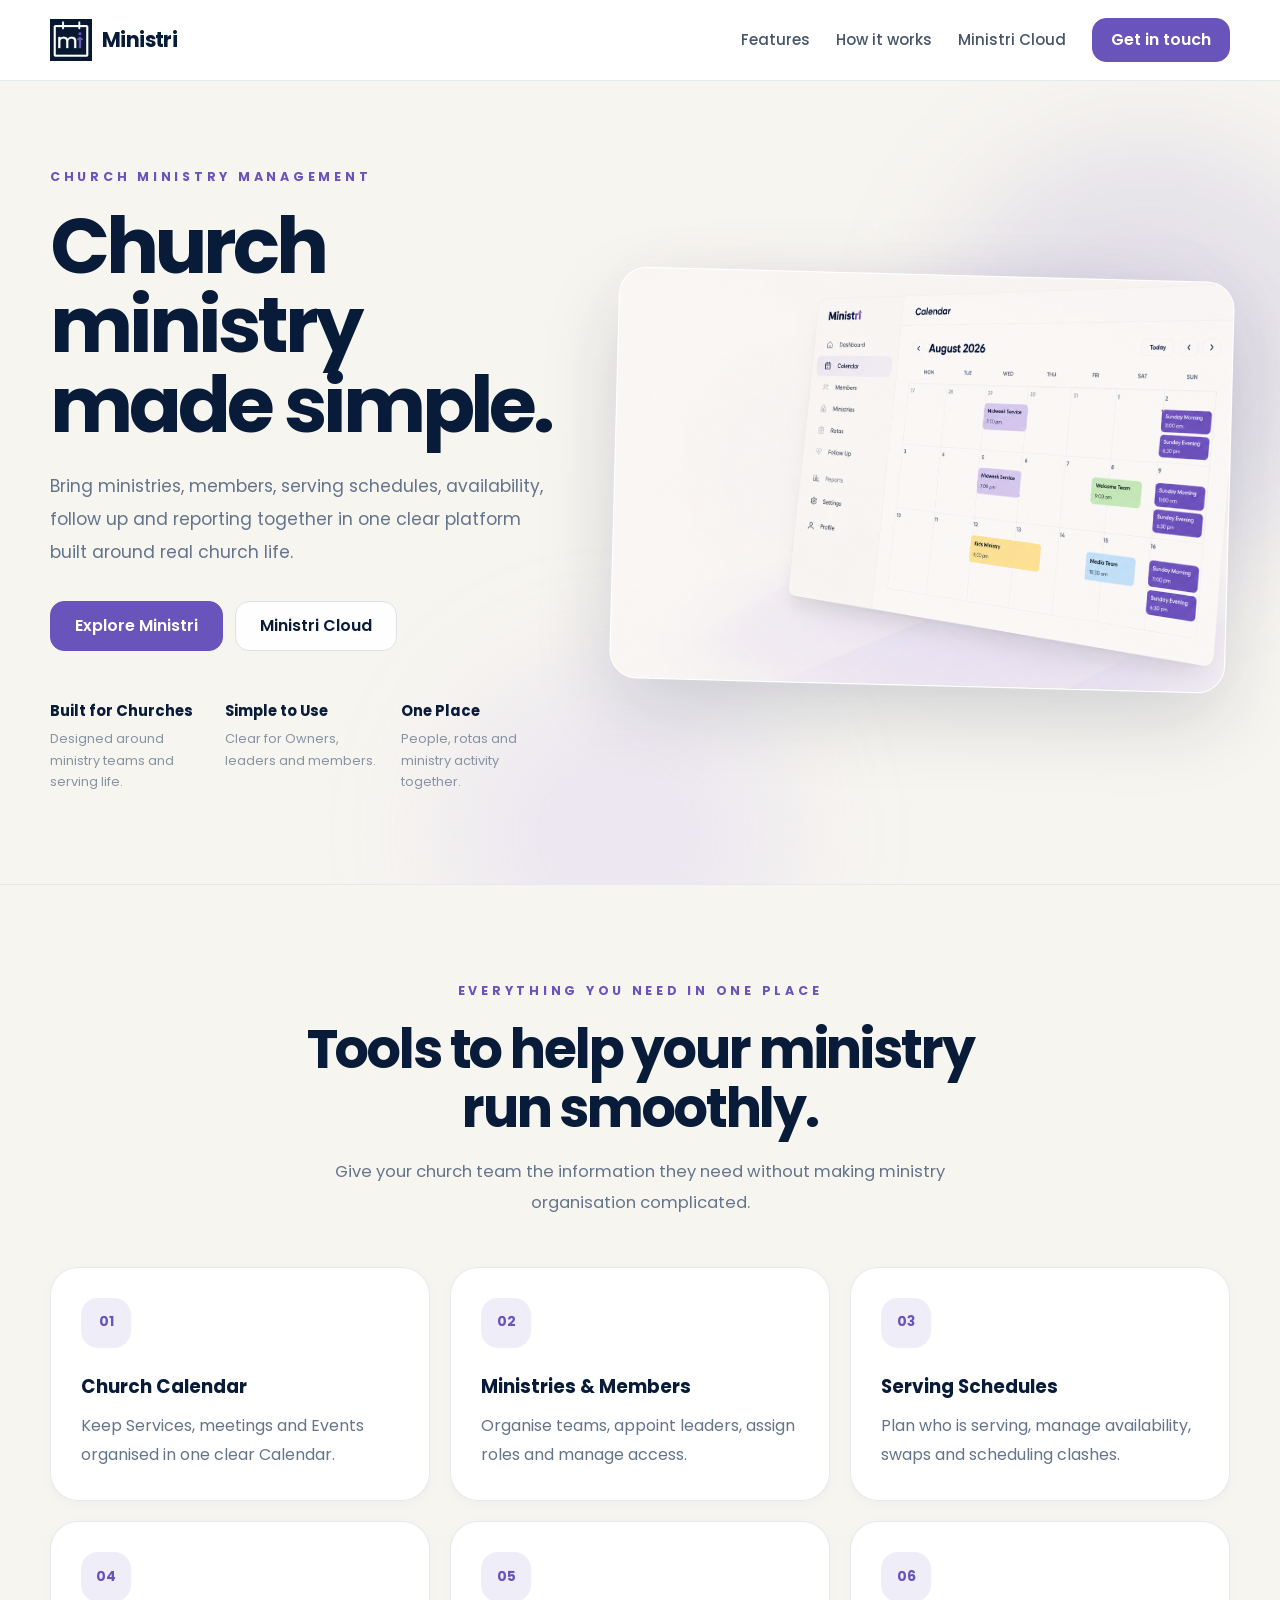
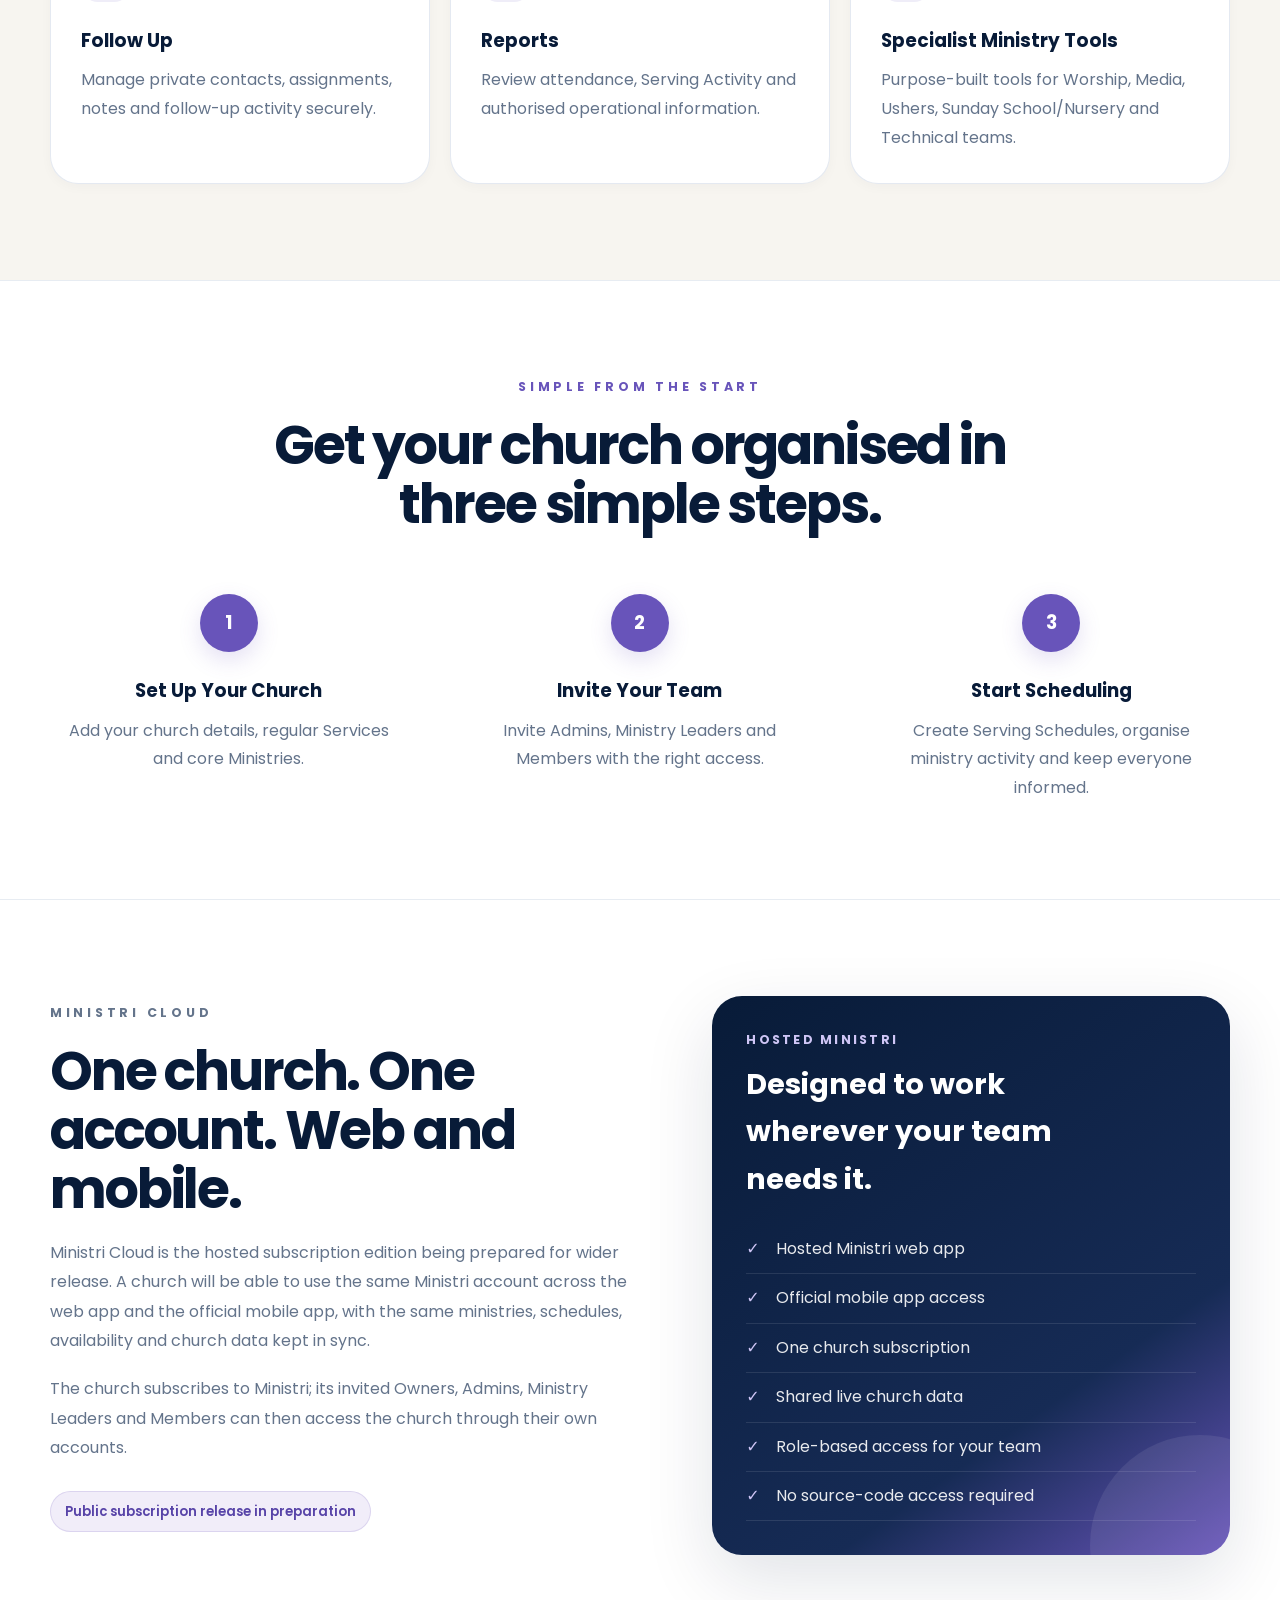
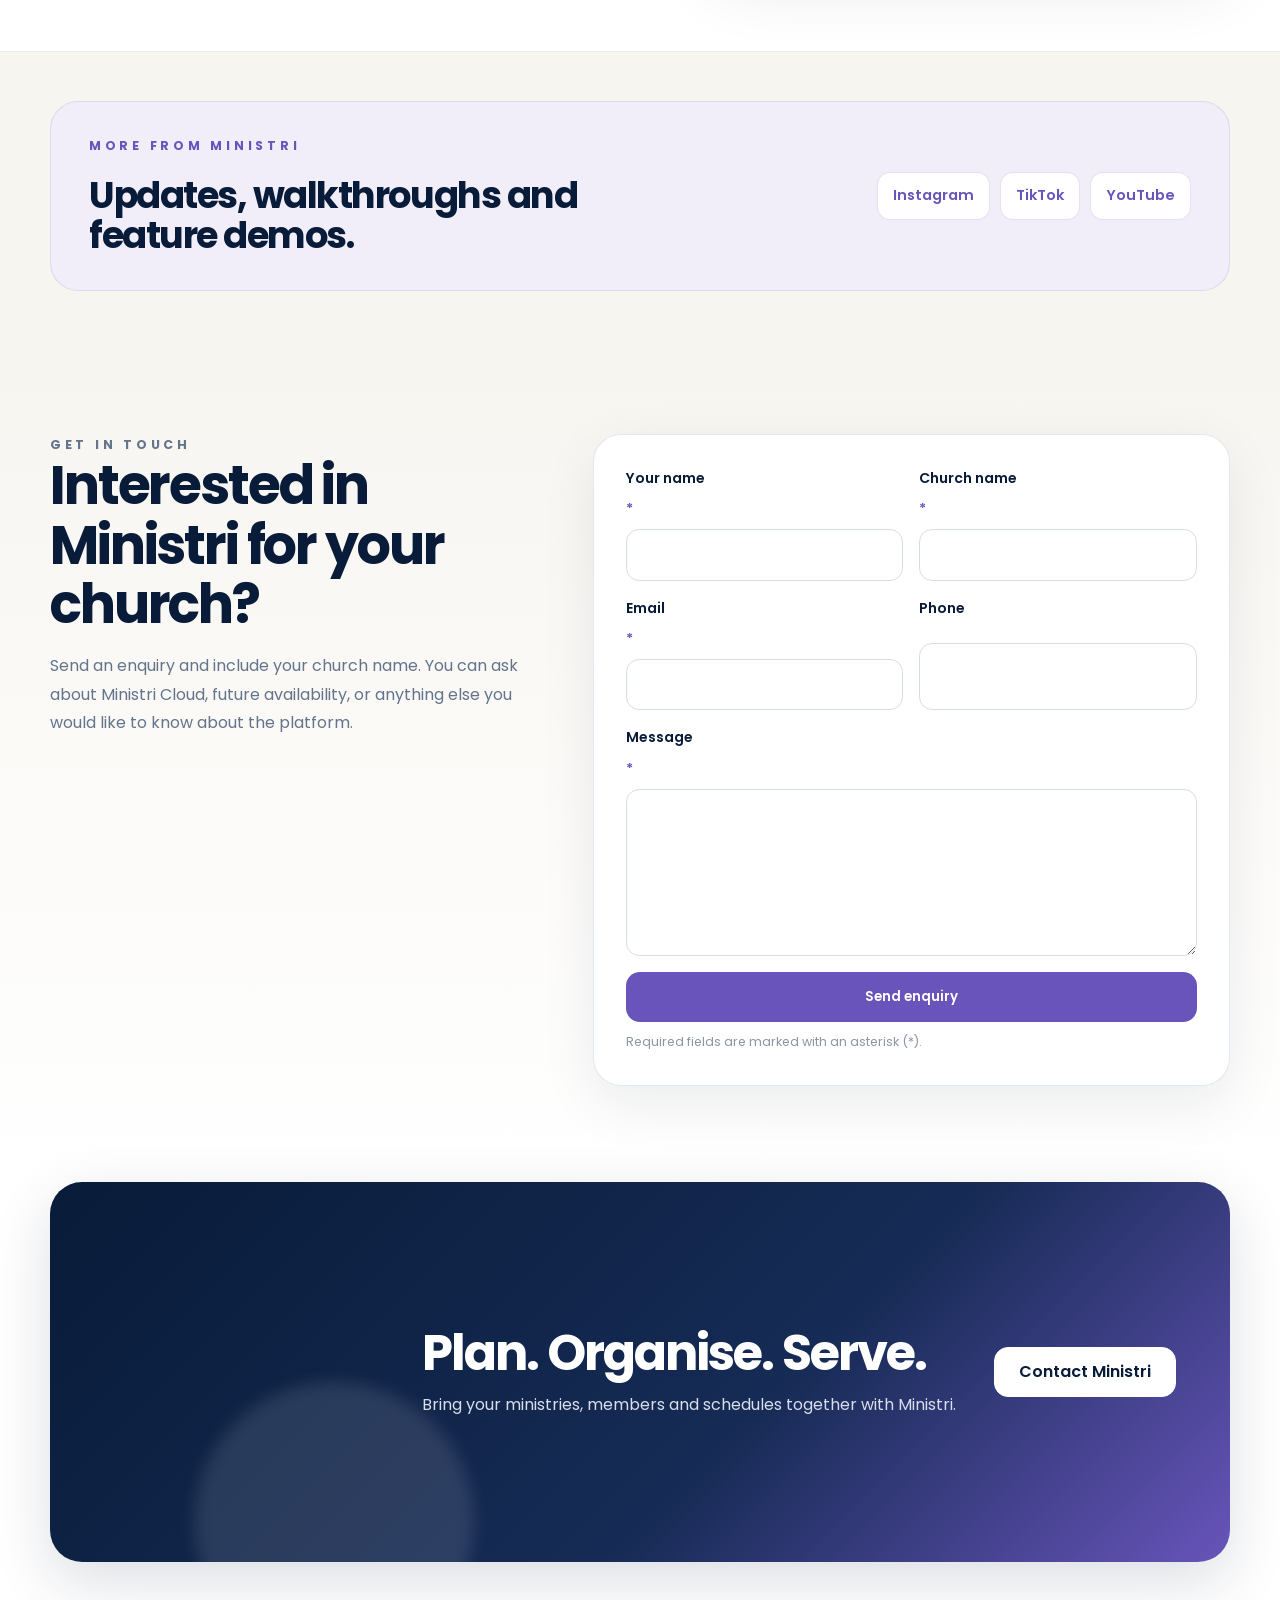
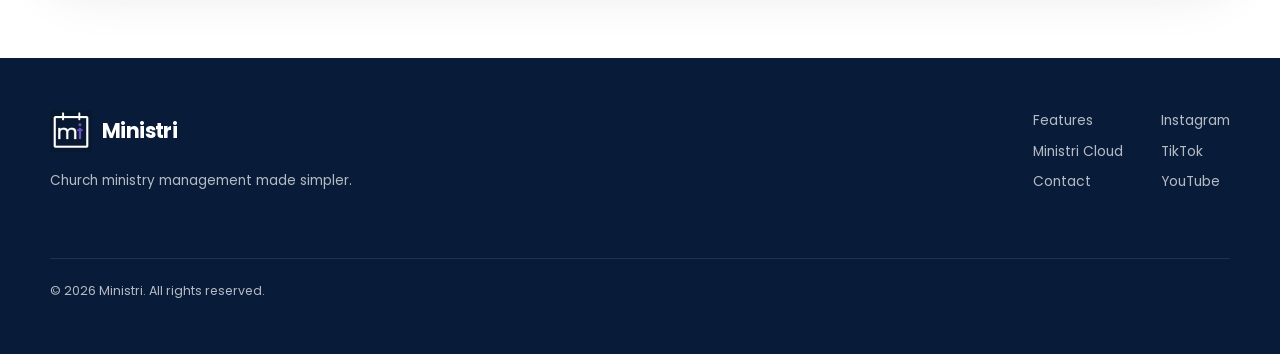
<file: index.html>
<!doctype html>
<html lang="en">
<head>
  <meta charset="utf-8" />
  <meta name="viewport" content="width=device-width, initial-scale=1" />
  <meta name="description" content="Ministri helps churches organise ministries, members, serving schedules, availability, follow up and reporting in one clear platform." />
  <meta name="theme-color" content="#081B38" />
  <script>document.documentElement.classList.add('js');</script>

  <meta property="og:title" content="Ministri — Church ministry management made simple" />
  <meta property="og:description" content="Organise ministries, members, serving schedules and church activity in one clear platform built for churches." />
  <meta property="og:image" content="https://ministri.app/assets/opengraph-image.png" />
  <meta property="og:url" content="https://ministri.app" />
  <meta property="og:type" content="website" />

  <title>Ministri — Church ministry management made simple</title>

  <link rel="icon" href="assets/ministri-icon.png" />
  <link rel="preconnect" href="https://fonts.googleapis.com">
  <link rel="preconnect" href="https://fonts.gstatic.com" crossorigin>
  <link href="https://fonts.googleapis.com/css2?family=Poppins:wght@400;500;600;700&display=swap" rel="stylesheet">
  <link rel="stylesheet" href="styles.css" />
</head>
<body>
  <header class="site-header">
    <div class="container header-inner">
      <a class="brand" href="#top" aria-label="Ministri home">
        <img src="assets/ministri-icon.png" alt="" />
        <span>Ministri</span>
      </a>

      <nav class="desktop-nav" aria-label="Primary navigation">
        <a href="#features">Features</a>
        <a href="#how-it-works">How it works</a>
        <a href="#cloud">Ministri Cloud</a>
      </nav>

      <a class="button button-small" href="#contact">Get in touch</a>

    </div>
  </header>

  <main id="top">
    <section class="hero reveal-section">
      <div class="hero-glow hero-glow-one"></div>
      <div class="hero-glow hero-glow-two"></div>

      <div class="container hero-grid">
        <div class="hero-copy">
          <p class="eyebrow">Church Ministry Management</p>

          <h1>
            Church ministry
            <span>made simple.</span>
          </h1>

          <p class="hero-lead">
            Bring ministries, members, serving schedules, availability, follow up and reporting
            together in one clear platform built around real church life.
          </p>

          <div class="hero-actions">
            <a class="button" href="#features">Explore Ministri</a>
            <a class="button button-secondary" href="#cloud">Ministri Cloud</a>
          </div>

          <div class="hero-points">
            <div>
              <strong>Built for Churches</strong>
              <span>Designed around ministry teams and serving life.</span>
            </div>
            <div>
              <strong>Simple to Use</strong>
              <span>Clear for Owners, leaders and members.</span>
            </div>
            <div>
              <strong>One Place</strong>
              <span>People, rotas and ministry activity together.</span>
            </div>
          </div>
        </div>

        <div class="hero-visual">
          <div class="hero-image-glow"></div>
          <div class="hero-image-shell">
            <img
              src="assets/calendar-hero.png"
              alt="Ministri church calendar interface"
            />
          </div>
        </div>
      </div>
    </section>

    <section id="features" class="section reveal-section">
      <div class="container">
        <div class="section-heading center">
          <p class="eyebrow">Everything You Need in One Place</p>
          <h2>Tools to help your ministry run smoothly.</h2>
          <p>
            Give your church team the information they need without making
            ministry organisation complicated.
          </p>
        </div>

        <div class="feature-grid">
          <article class="feature-card">
            <div class="feature-icon">01</div>
            <h3>Church Calendar</h3>
            <p>Keep Services, meetings and Events organised in one clear Calendar.</p>
          </article>

          <article class="feature-card">
            <div class="feature-icon">02</div>
            <h3>Ministries & Members</h3>
            <p>Organise teams, appoint leaders, assign roles and manage access.</p>
          </article>

          <article class="feature-card">
            <div class="feature-icon">03</div>
            <h3>Serving Schedules</h3>
            <p>Plan who is serving, manage availability, swaps and scheduling clashes.</p>
          </article>

          <article class="feature-card">
            <div class="feature-icon">04</div>
            <h3>Follow Up</h3>
            <p>Manage private contacts, assignments, notes and follow-up activity securely.</p>
          </article>

          <article class="feature-card">
            <div class="feature-icon">05</div>
            <h3>Reports</h3>
            <p>Review attendance, Serving Activity and authorised operational information.</p>
          </article>

          <article class="feature-card">
            <div class="feature-icon">06</div>
            <h3>Specialist Ministry Tools</h3>
            <p>Purpose-built tools for Worship, Media, Ushers, Sunday School/Nursery and Technical teams.</p>
          </article>
        </div>
      </div>
    </section>

    <section id="how-it-works" class="steps-section reveal-section">
      <div class="container">
        <div class="section-heading center">
          <p class="eyebrow">Simple From the Start</p>
          <h2>Get your church organised in three simple steps.</h2>
        </div>

        <div class="steps-grid">
          <article class="step">
            <div class="step-number">1</div>
            <h3>Set Up Your Church</h3>
            <p>Add your church details, regular Services and core Ministries.</p>
          </article>

          <article class="step">
            <div class="step-number">2</div>
            <h3>Invite Your Team</h3>
            <p>Invite Admins, Ministry Leaders and Members with the right access.</p>
          </article>

          <article class="step">
            <div class="step-number">3</div>
            <h3>Start Scheduling</h3>
            <p>Create Serving Schedules, organise ministry activity and keep everyone informed.</p>
          </article>
        </div>
      </div>
    </section>

    <section id="cloud" class="section cloud-section reveal-section">
      <div class="container cloud-grid">
        <div class="cloud-copy">
          <p class="eyebrow">Ministri Cloud</p>
          <h2>One church. One account. Web and mobile.</h2>
          <p>
            Ministri Cloud is the hosted subscription edition being prepared for wider release.
            A church will be able to use the same Ministri account across the web app and the official mobile app, with the same ministries, schedules, availability and church data kept in sync.
          </p>
          <p>
            The church subscribes to Ministri; its invited Owners, Admins, Ministry Leaders and Members can then access the church through their own accounts.
          </p>
          <div class="status-pill">Public subscription release in preparation</div>
        </div>

        <div class="setup-card cloud-card">
          <p class="setup-kicker">Hosted Ministri</p>
          <h3>Designed to work wherever your team needs it.</h3>
          <ul>
            <li>Hosted Ministri web app</li>
            <li>Official mobile app access</li>
            <li>One church subscription</li>
            <li>Shared live church data</li>
            <li>Role-based access for your team</li>
            <li>No source-code access required</li>
          </ul>
        </div>
      </div>
    </section>



    <section class="social-strip reveal-section">
      <div class="container social-inner">
        <div>
          <p class="eyebrow">More from Ministri</p>
          <h2>Updates, walkthroughs and feature demos.</h2>
        </div>

        <div class="social-links">
          <a href="https://www.instagram.com/ministriapp/" target="_blank" rel="noopener noreferrer">Instagram</a>
          <a href="https://www.tiktok.com/@ministriapp" target="_blank" rel="noopener noreferrer">TikTok</a>
          <a href="https://www.youtube.com/@ministriapp" target="_blank" rel="noopener noreferrer">YouTube</a>
        </div>
      </div>
    </section>

    <section id="contact" class="section contact-section reveal-section">
      <div class="container contact-grid">
        <div class="contact-copy">
          <p class="eyebrow">Get in Touch</p>
          <h2>Interested in Ministri for your church?</h2>
          <p>
            Send an enquiry and include your church name. You can ask about Ministri Cloud,
            future availability, or anything else you would like to know about the platform.
          </p>
        </div>

        <form class="contact-form" action="https://formspree.io/f/xeaqekde" method="POST">
          <div class="field-row">
            <label>
              Your name <span>*</span>
              <input name="name" type="text" autocomplete="name" required />
            </label>

            <label>
              Church name <span>*</span>
              <input name="church" type="text" required />
            </label>
          </div>

          <div class="field-row">
            <label>
              Email <span>*</span>
              <input name="email" type="email" autocomplete="email" required />
            </label>

            <label>
              Phone
              <input name="phone" type="tel" autocomplete="tel" />
            </label>
          </div>

          <label>
            Message <span>*</span>
            <textarea name="message" rows="6" required></textarea>
          </label>

          <input type="hidden" name="_subject" value="New Ministri website enquiry" />

          <button class="button form-button" type="submit">Send enquiry</button>
          <p class="form-note">Required fields are marked with an asterisk (*).</p>
        </form>
      </div>
    </section>

    <section class="cta-section reveal-section">
      <div class="container">
        <div class="cta-card">
          <div class="cta-glow"></div>
          <div>
            <h2>Plan. Organise. Serve.</h2>
            <p>Bring your ministries, members and schedules together with Ministri.</p>
          </div>
          <a class="button button-light" href="#contact">Contact Ministri</a>
        </div>
      </div>
    </section>
  </main>

  <footer class="site-footer">
    <div class="container footer-inner">
      <div class="footer-brand">
        <a class="brand" href="#top">
          <img src="assets/ministri-icon.png" alt="" />
          <span>Ministri</span>
        </a>
        <p>Church ministry management made simpler.</p>
      </div>

      <div class="footer-links">
        <a href="#features">Features</a>
        <a href="#cloud">Ministri Cloud</a>
        <a href="#contact">Contact</a>
      </div>

      <div class="footer-socials">
        <a href="https://www.instagram.com/ministriapp/" target="_blank" rel="noopener noreferrer">Instagram</a>
        <a href="https://www.tiktok.com/@ministriapp" target="_blank" rel="noopener noreferrer">TikTok</a>
        <a href="https://www.youtube.com/@ministriapp" target="_blank" rel="noopener noreferrer">YouTube</a>
      </div>

      <p class="copyright">© <span id="year"></span> Ministri. All rights reserved.</p>
    </div>
  </footer>

  <script src="script.js?v=3"></script>
</body>
</html>
</file>
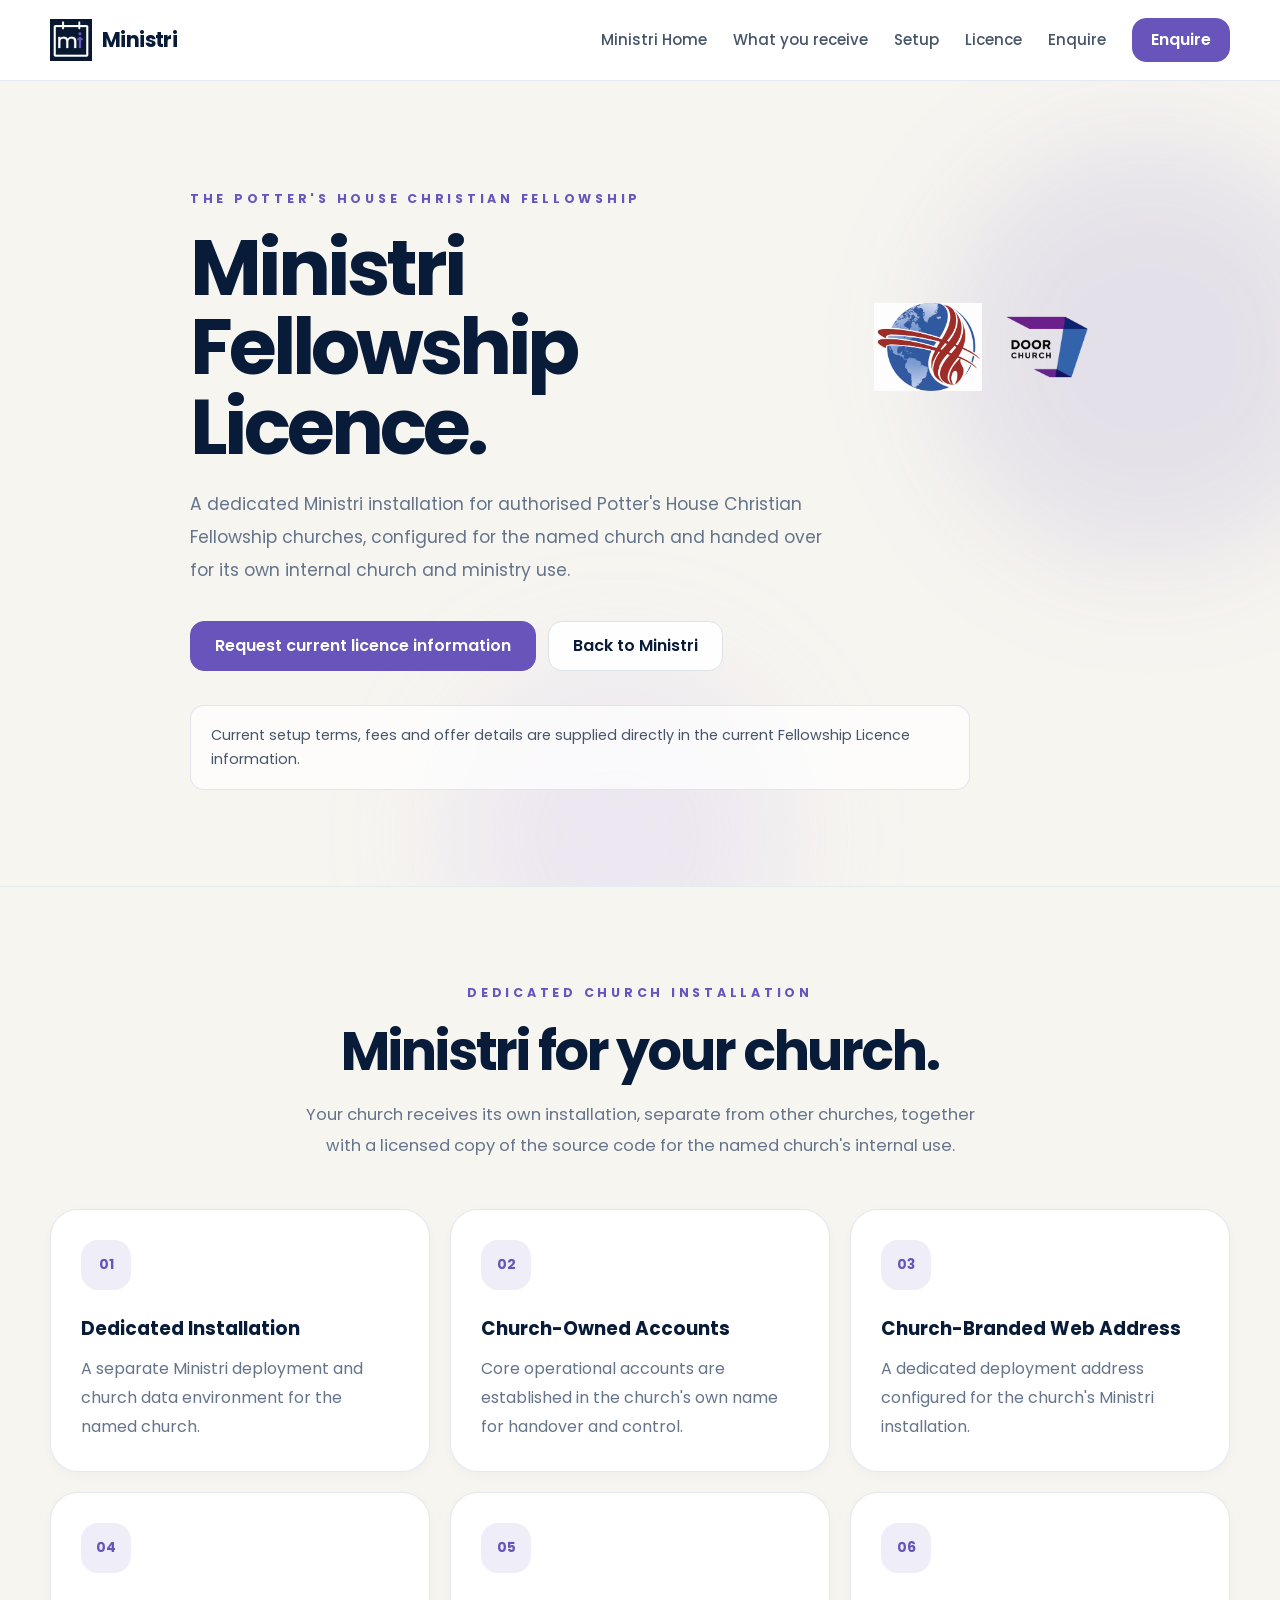
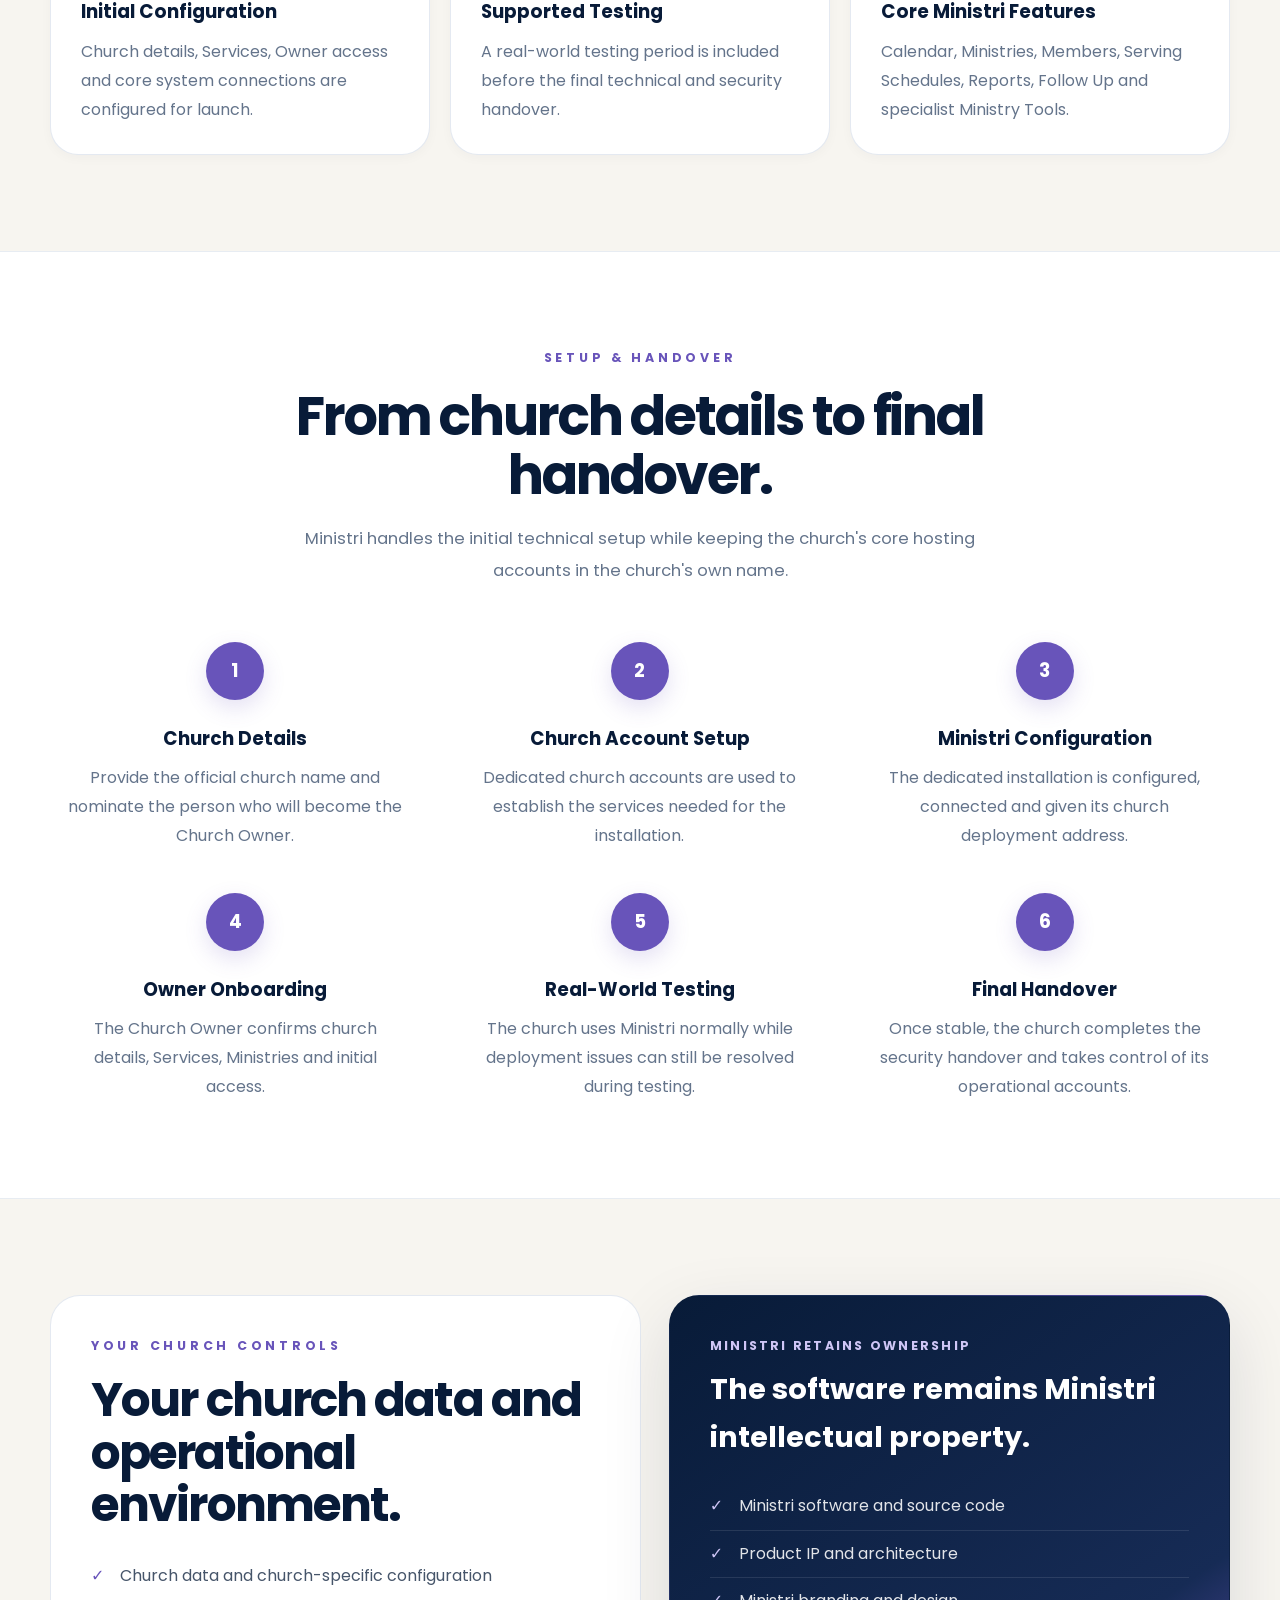
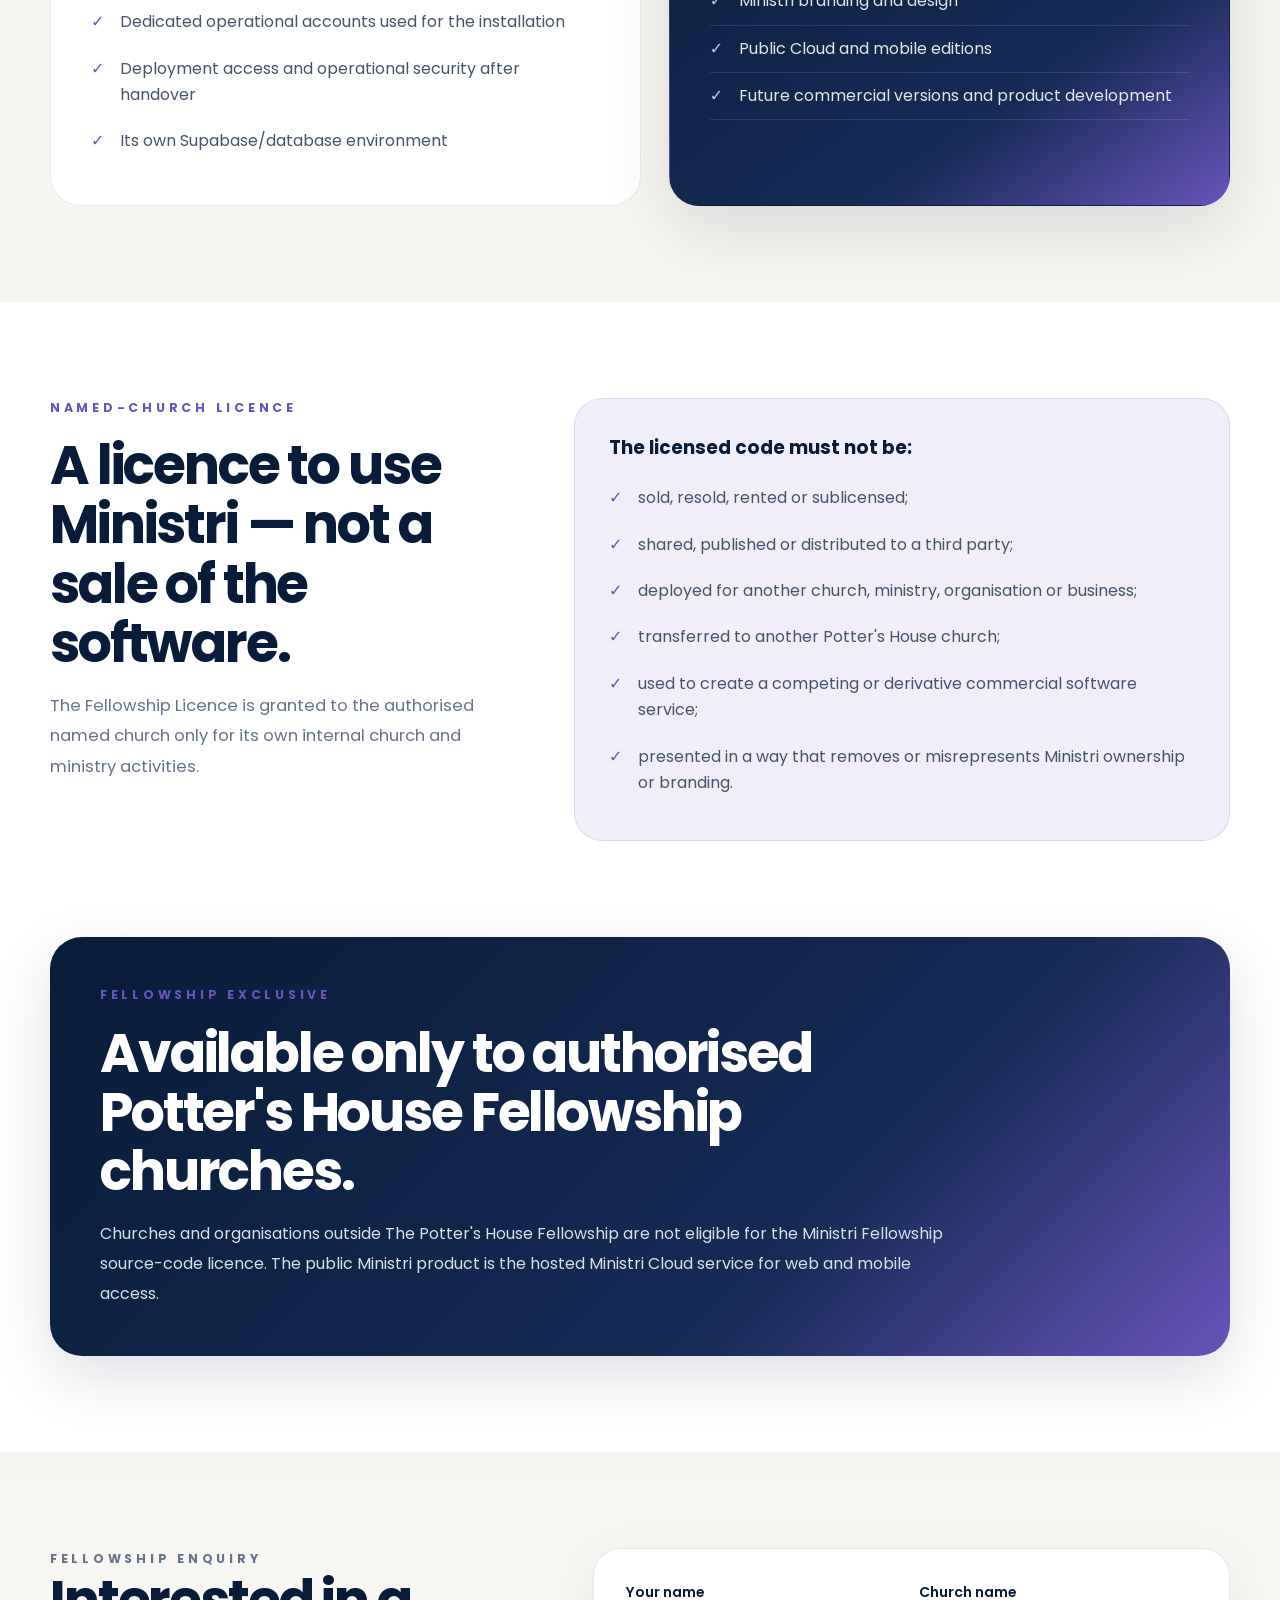
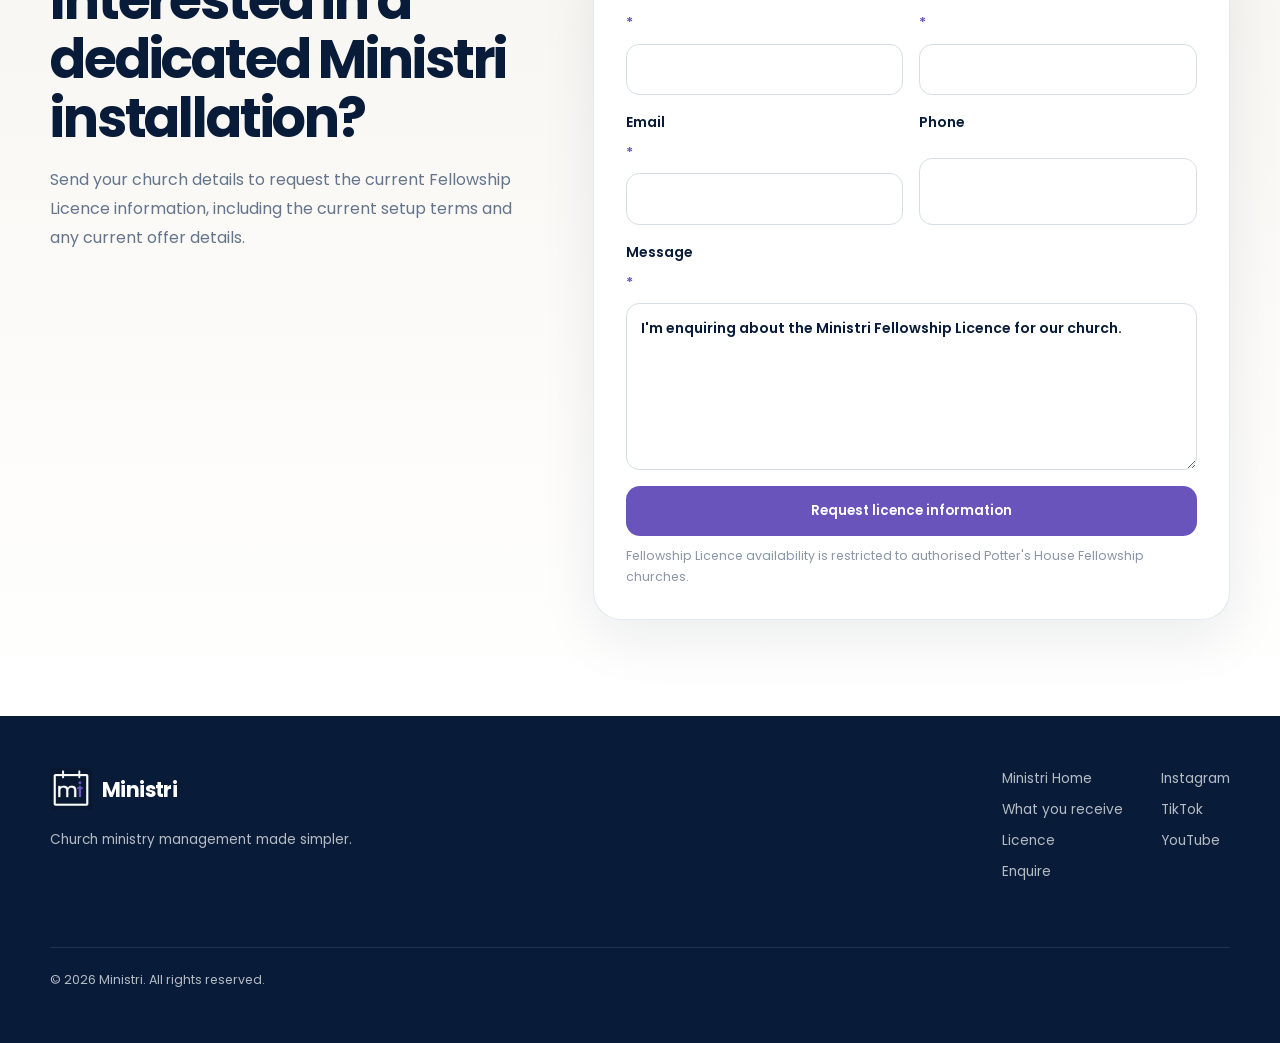
<file: fellowship-licence/index.html>
<!doctype html>
<html lang="en">
<head>
  <meta charset="utf-8" />
  <meta name="viewport" content="width=device-width, initial-scale=1" />
  <meta name="description" content="The Ministri Fellowship Licence provides authorised Potter's House Christian Fellowship churches with a dedicated Ministri installation under a church-specific licence." />
  <meta name="theme-color" content="#081B38" />
  <meta name="robots" content="noindex, nofollow" />

  <meta property="og:title" content="Ministri Fellowship Licence" />
  <meta property="og:description" content="Dedicated Ministri installations for authorised Potter's House Christian Fellowship churches." />
  <meta property="og:image" content="https://ministri.app/assets/opengraph-image.png" />
  <meta property="og:url" content="https://ministri.app/fellowship-licence/" />
  <meta property="og:type" content="website" />

  <title>Ministri Fellowship Licence — Potter's House Christian Fellowship</title>

  <link rel="icon" href="../assets/ministri-icon.png" />
  <link rel="preconnect" href="https://fonts.googleapis.com">
  <link rel="preconnect" href="https://fonts.gstatic.com" crossorigin>
  <link href="https://fonts.googleapis.com/css2?family=Poppins:wght@400;500;600;700&display=swap" rel="stylesheet">
  <link rel="stylesheet" href="../styles.css" />


  <style>
    /* Fellowship page-only refinements */
    .licence-hero .hero-actions {
      margin-top: 34px;
      margin-bottom: 34px;
    }

    .licence-note {
      display: block;
      width: fit-content;
      max-width: 780px;
      margin-top: 0 !important;
      padding: 17px 20px;
      line-height: 1.7;
    }

    .licence-title-row {
      display: flex;
      align-items: center;
      justify-content: space-between;
      gap: 34px;
      max-width: 1100px;
      margin-bottom: 22px;
    }

    .licence-title-row h1 {
      margin-bottom: 0;
      flex: 1 1 auto;
    }

    .licence-title-logos {
      display: flex;
      align-items: center;
      gap: 18px;
      flex: 0 0 auto;
    }

    .licence-title-logos img {
      display: block;
      object-fit: contain;
      background: transparent !important;
      border: 0;
      box-shadow: none;
      padding: 0;
    }

    .licence-title-logos .cfm-logo {
      width: 116px;
      height: 88px;
      mix-blend-mode: multiply;
    }

    .licence-title-logos .door-logo {
      width: 86px;
      height: 86px;
    }

    @media (max-width: 900px) {
      .licence-title-row {
        align-items: flex-start;
      }

      .licence-title-logos .cfm-logo {
        width: 92px;
        height: 70px;
      }

      .licence-title-logos .door-logo {
        width: 68px;
        height: 68px;
      }
    }

    @media (max-width: 700px) {
      .licence-title-row {
        gap: 16px;
      }

      .licence-title-logos {
        gap: 10px;
      }

      .licence-title-logos .cfm-logo {
        width: 66px;
        height: 52px;
      }

      .licence-title-logos .door-logo {
        width: 50px;
        height: 50px;
      }

      .licence-hero .hero-actions {
        margin-bottom: 28px;
      }

      .licence-note {
        width: 100%;
      }
    }

    @media (max-width: 520px) {
      .licence-title-row {
        display: block;
      }

      .licence-title-logos {
        margin-top: 18px;
      }
    }
  </style>


</head>
<body>
  <header class="site-header">
    <div class="container header-inner">
      <a class="brand" href="/" aria-label="Ministri home">
        <img src="../assets/ministri-icon.png" alt="" />
        <span>Ministri</span>
      </a>

      <nav class="desktop-nav" aria-label="Primary navigation">
        <a href="/">Ministri Home</a>
        <a href="#included">What you receive</a>
        <a href="#setup">Setup</a>
        <a href="#licence">Licence</a>
        <a href="#enquire">Enquire</a>
      </nav>

      <a class="button button-small" href="#enquire">Enquire</a>
    </div>
  </header>

  <main id="top">
    <section class="licence-hero">
      <div class="hero-glow hero-glow-one"></div>
      <div class="hero-glow hero-glow-two"></div>
      <div class="container licence-hero-inner">
        <p class="eyebrow">The Potter's House Christian Fellowship</p>

        <div class="licence-title-row">
          <h1>Ministri <span>Fellowship Licence.</span></h1>

          <div class="licence-title-logos" aria-label="Potter's House Fellowship logos">
            <img
              class="cfm-logo"
              src="../assets/Cfm-large.png"
              alt="Christian Fellowship Ministries logo"
            />
            <img
              class="door-logo"
              src="../assets/Transparent-Logo.png"
              alt="Potter's House Fellowship logo"
            />
          </div>
        </div>
        <p class="hero-lead">
          A dedicated Ministri installation for authorised Potter's House Christian Fellowship churches,
          configured for the named church and handed over for its own internal church and ministry use.
        </p>
        <div class="hero-actions">
          <a class="button" href="#enquire">Request current licence information</a>
          <a class="button button-secondary" href="/">Back to Ministri</a>
        </div>
        <div class="licence-note">
          Current setup terms, fees and offer details are supplied directly in the current Fellowship Licence information.
        </div>
      </div>
    </section>

    <section id="included" class="section">
      <div class="container">
        <div class="section-heading center">
          <p class="eyebrow">Dedicated Church Installation</p>
          <h2>Ministri for your church.</h2>
          <p>
            Your church receives its own installation, separate from other churches,
            together with a licensed copy of the source code for the named church's internal use.
          </p>
        </div>

        <div class="feature-grid">
          <article class="feature-card">
            <div class="feature-icon">01</div>
            <h3>Dedicated Installation</h3>
            <p>A separate Ministri deployment and church data environment for the named church.</p>
          </article>

          <article class="feature-card">
            <div class="feature-icon">02</div>
            <h3>Church-Owned Accounts</h3>
            <p>Core operational accounts are established in the church's own name for handover and control.</p>
          </article>

          <article class="feature-card">
            <div class="feature-icon">03</div>
            <h3>Church-Branded Web Address</h3>
            <p>A dedicated deployment address configured for the church's Ministri installation.</p>
          </article>

          <article class="feature-card">
            <div class="feature-icon">04</div>
            <h3>Initial Configuration</h3>
            <p>Church details, Services, Owner access and core system connections are configured for launch.</p>
          </article>

          <article class="feature-card">
            <div class="feature-icon">05</div>
            <h3>Supported Testing</h3>
            <p>A real-world testing period is included before the final technical and security handover.</p>
          </article>

          <article class="feature-card">
            <div class="feature-icon">06</div>
            <h3>Core Ministri Features</h3>
            <p>Calendar, Ministries, Members, Serving Schedules, Reports, Follow Up and specialist Ministry Tools.</p>
          </article>
        </div>
      </div>
    </section>

    <section id="setup" class="steps-section">
      <div class="container">
        <div class="section-heading center">
          <p class="eyebrow">Setup & Handover</p>
          <h2>From church details to final handover.</h2>
          <p>
            Ministri handles the initial technical setup while keeping the church's core hosting accounts in the church's own name.
          </p>
        </div>

        <div class="six-step-grid">
          <article class="step detail-step">
            <div class="step-number">1</div>
            <h3>Church Details</h3>
            <p>Provide the official church name and nominate the person who will become the Church Owner.</p>
          </article>

          <article class="step detail-step">
            <div class="step-number">2</div>
            <h3>Church Account Setup</h3>
            <p>Dedicated church accounts are used to establish the services needed for the installation.</p>
          </article>

          <article class="step detail-step">
            <div class="step-number">3</div>
            <h3>Ministri Configuration</h3>
            <p>The dedicated installation is configured, connected and given its church deployment address.</p>
          </article>

          <article class="step detail-step">
            <div class="step-number">4</div>
            <h3>Owner Onboarding</h3>
            <p>The Church Owner confirms church details, Services, Ministries and initial access.</p>
          </article>

          <article class="step detail-step">
            <div class="step-number">5</div>
            <h3>Real-World Testing</h3>
            <p>The church uses Ministri normally while deployment issues can still be resolved during testing.</p>
          </article>

          <article class="step detail-step">
            <div class="step-number">6</div>
            <h3>Final Handover</h3>
            <p>Once stable, the church completes the security handover and takes control of its operational accounts.</p>
          </article>
        </div>
      </div>
    </section>

    <section id="licence" class="section licence-section">
      <div class="container licence-grid">
        <div class="licence-column">
          <p class="eyebrow">Your Church Controls</p>
          <h2>Your church data and operational environment.</h2>
          <ul class="licence-list positive-list">
            <li>Church data and church-specific configuration</li>
            <li>Dedicated operational accounts used for the installation</li>
            <li>Deployment access and operational security after handover</li>
            <li>Its own Supabase/database environment</li>
          </ul>
        </div>

        <div class="licence-column dark-licence-card">
          <p class="setup-kicker">Ministri Retains Ownership</p>
          <h3>The software remains Ministri intellectual property.</h3>
          <ul class="licence-list light-list">
            <li>Ministri software and source code</li>
            <li>Product IP and architecture</li>
            <li>Ministri branding and design</li>
            <li>Public Cloud and mobile editions</li>
            <li>Future commercial versions and product development</li>
          </ul>
        </div>
      </div>
    </section>

    <section class="section restrictions-section">
      <div class="container restrictions-grid">
        <div>
          <p class="eyebrow">Named-Church Licence</p>
          <h2>A licence to use Ministri — not a sale of the software.</h2>
          <p class="restriction-lead">
            The Fellowship Licence is granted to the authorised named church only for its own internal church and ministry activities.
          </p>
        </div>

        <div class="restriction-card">
          <h3>The licensed code must not be:</h3>
          <ul class="licence-list">
            <li>sold, resold, rented or sublicensed;</li>
            <li>shared, published or distributed to a third party;</li>
            <li>deployed for another church, ministry, organisation or business;</li>
            <li>transferred to another Potter's House church;</li>
            <li>used to create a competing or derivative commercial software service;</li>
            <li>presented in a way that removes or misrepresents Ministri ownership or branding.</li>
          </ul>
        </div>
      </div>
    </section>

    <section class="fellowship-only-section">
      <div class="container fellowship-only-card">
        <p class="eyebrow">Fellowship Exclusive</p>
        <h2>Available only to authorised Potter's House Fellowship churches.</h2>
        <p>
          Churches and organisations outside The Potter's House Fellowship are not eligible for the Ministri Fellowship source-code licence.
          The public Ministri product is the hosted Ministri Cloud service for web and mobile access.
        </p>
      </div>
    </section>

    <section id="enquire" class="section contact-section">
      <div class="container contact-grid">
        <div class="contact-copy">
          <p class="eyebrow">Fellowship Enquiry</p>
          <h2>Interested in a dedicated Ministri installation?</h2>
          <p>
            Send your church details to request the current Fellowship Licence information,
            including the current setup terms and any current offer details.
          </p>
        </div>

        <form class="contact-form" action="https://formspree.io/f/xeaqekde" method="POST">
          <div class="field-row">
            <label>
              Your name <span>*</span>
              <input name="name" type="text" autocomplete="name" required />
            </label>

            <label>
              Church name <span>*</span>
              <input name="church" type="text" required />
            </label>
          </div>

          <div class="field-row">
            <label>
              Email <span>*</span>
              <input name="email" type="email" autocomplete="email" required />
            </label>

            <label>
              Phone
              <input name="phone" type="tel" autocomplete="tel" />
            </label>
          </div>

          <label>
            Message <span>*</span>
            <textarea name="message" rows="6" required>I'm enquiring about the Ministri Fellowship Licence for our church.</textarea>
          </label>

          <input type="hidden" name="_subject" value="Ministri Fellowship Licence enquiry" />

          <button class="button form-button" type="submit">Request licence information</button>
          <p class="form-note">Fellowship Licence availability is restricted to authorised Potter's House Fellowship churches.</p>
        </form>
      </div>
    </section>
  </main>

  <footer class="site-footer">
    <div class="container footer-inner">
      <div class="footer-brand">
        <a class="brand" href="/">
          <img src="../assets/ministri-icon.png" alt="" />
          <span>Ministri</span>
        </a>
        <p>Church ministry management made simpler.</p>
      </div>

      <div class="footer-links">
        <a href="/">Ministri Home</a>
        <a href="#included">What you receive</a>
        <a href="#licence">Licence</a>
        <a href="#enquire">Enquire</a>
      </div>

      <div class="footer-socials">
        <a href="https://www.instagram.com/ministriapp/" target="_blank" rel="noopener noreferrer">Instagram</a>
        <a href="https://www.tiktok.com/@ministriapp" target="_blank" rel="noopener noreferrer">TikTok</a>
        <a href="https://www.youtube.com/@ministriapp" target="_blank" rel="noopener noreferrer">YouTube</a>
      </div>

      <p class="copyright">© <span id="year"></span> Ministri. All rights reserved.</p>
    </div>
  </footer>

  <script src="../script.js"></script>
</body>
</html>
</file>
<file: styles.css>
:root {
  --cream: #F7F5F0;
  --navy: #081B38;
  --navy-soft: #162B55;
  --purple: #6854BA;
  --purple-dark: #5844A8;
  --lavender: #BBAEF2;
  --lavender-soft: #F1EDF9;
  --white: #FFFFFF;
  --slate: #64748B;
  --slate-dark: #46556A;
  --line: #E1E5EB;
  --shadow: 0 24px 70px rgba(8, 27, 56, 0.12);
  --radius-xl: 32px;
  --radius-lg: 26px;
  --radius-md: 18px;
}

* {
  box-sizing: border-box;
}

html {
  scroll-behavior: smooth;
}

body {
  margin: 0;
  font-family: "Poppins", system-ui, -apple-system, BlinkMacSystemFont, "Segoe UI", sans-serif;
  color: var(--navy);
  background: var(--cream);
  line-height: 1.65;
}

body,
button,
input,
textarea {
  font-family: "Poppins", system-ui, -apple-system, BlinkMacSystemFont, "Segoe UI", sans-serif;
}

a {
  color: inherit;
  text-decoration: none;
}

img {
  display: block;
  max-width: 100%;
}

.container {
  width: min(1180px, calc(100% - 40px));
  margin: 0 auto;
}

.site-header {
  position: sticky;
  top: 0;
  z-index: 50;
  border-bottom: 1px solid rgba(226, 232, 240, 0.9);
  background: rgba(255, 255, 255, 0.95);
  backdrop-filter: blur(16px);
}

.header-inner {
  min-height: 80px;
  display: flex;
  align-items: center;
  gap: 26px;
}

.brand {
  display: inline-flex;
  align-items: center;
  gap: 10px;
  flex-shrink: 0;
}

.brand img {
  width: 42px;
  height: 42px;
  object-fit: contain;
}

.brand span {
  color: var(--navy);
  font-size: 1.28rem;
  font-weight: 700;
  letter-spacing: -0.03em;
}

.desktop-nav {
  display: flex;
  align-items: center;
  gap: 26px;
  margin-left: auto;
  color: var(--slate-dark);
  font-size: 0.94rem;
  font-weight: 500;
}

.desktop-nav a {
  transition: color 0.2s ease;
}

.desktop-nav a:hover {
  color: var(--purple);
}

.button {
  min-height: 50px;
  display: inline-flex;
  align-items: center;
  justify-content: center;
  padding: 0 24px;
  border: 1px solid var(--purple);
  border-radius: 14px;
  background: var(--purple);
  color: white;
  font-weight: 600;
  cursor: pointer;
  transition: 0.2s ease;
}

.button:hover {
  transform: translateY(-1px);
  border-color: var(--purple-dark);
  background: var(--purple-dark);
}

.button-small {
  min-height: 44px;
  padding-inline: 18px;
}

.button-secondary {
  border-color: #DCE1E8;
  background: rgba(255, 255, 255, 0.92);
  color: var(--navy);
}

.button-secondary:hover {
  border-color: var(--purple);
  background: white;
  color: var(--purple);
}

.hero {
  position: relative;
  overflow: hidden;
  border-bottom: 1px solid rgba(226, 232, 240, 0.82);
  background: var(--cream);
}

.hero-glow {
  position: absolute;
  border-radius: 999px;
  filter: blur(60px);
  pointer-events: none;
}

.hero-glow-one {
  right: -80px;
  top: 60px;
  width: 420px;
  height: 420px;
  background: rgba(104, 84, 186, 0.13);
}

.hero-glow-two {
  left: 35%;
  bottom: -120px;
  width: 340px;
  height: 340px;
  background: rgba(187, 174, 242, 0.18);
}

.hero-grid {
  position: relative;
  display: grid;
  grid-template-columns: 0.9fr 1.1fr;
  align-items: center;
  gap: 60px;
  padding-top: 86px;
  padding-bottom: 92px;
}

.eyebrow {
  margin: 0 0 18px;
  color: var(--purple);
  font-size: 0.78rem;
  font-weight: 700;
  letter-spacing: 0.30em;
  text-transform: uppercase;
}

h1,
h2,
h3,
p {
  margin-top: 0;
}

h1 {
  margin-bottom: 26px;
  font-size: clamp(3.2rem, 6.1vw, 5.15rem);
  line-height: 1.02;
  letter-spacing: -0.052em;
  color: var(--navy);
}

h1 span {
  display: block;
}

h2 {
  margin-bottom: 18px;
  font-size: clamp(2.2rem, 4.2vw, 3.45rem);
  line-height: 1.1;
  letter-spacing: -0.04em;
  color: var(--navy);
}

h3 {
  margin-bottom: 10px;
  font-size: 1.16rem;
  color: var(--navy);
}

.hero-lead {
  max-width: 660px;
  color: var(--slate);
  font-size: 1.08rem;
  line-height: 1.9;
}

.hero-actions {
  display: flex;
  flex-wrap: wrap;
  gap: 12px;
  margin-top: 32px;
}

.hero-points {
  display: grid;
  grid-template-columns: repeat(3, 1fr);
  gap: 22px;
  margin-top: 48px;
}

.hero-points div {
  min-width: 0;
}

.hero-points strong,
.hero-points span {
  display: block;
}

.hero-points strong {
  margin-bottom: 5px;
  color: var(--navy);
  font-size: 0.93rem;
}

.hero-points span {
  color: #8792A3;
  font-size: 0.8rem;
  line-height: 1.65;
}

.hero-visual {
  position: relative;
}

.hero-image-glow {
  position: absolute;
  inset: 9%;
  border-radius: 44px;
  background: rgba(104, 84, 186, 0.16);
  filter: blur(46px);
}

.hero-image-shell {
  position: relative;
  overflow: hidden;
  border: 1px solid rgba(255, 255, 255, 0.86);
  border-radius: 28px;
  background: white;
  box-shadow: 0 30px 80px rgba(8, 27, 56, 0.14);
  transform: rotate(1.5deg);
}

.hero-image-shell img {
  width: 100%;
  height: auto;
}

.section {
  padding: 96px 0;
}

.section-heading {
  max-width: 760px;
  margin-bottom: 48px;
}

.section-heading.center {
  margin-inline: auto;
  text-align: center;
}

.section-heading > p:last-child {
  margin-inline: auto;
  max-width: 690px;
  color: var(--slate);
  font-size: 1.03rem;
  line-height: 1.9;
}

.feature-grid {
  display: grid;
  grid-template-columns: repeat(3, 1fr);
  gap: 20px;
}

.feature-card {
  padding: 30px;
  border: 1px solid rgba(226, 232, 240, 0.92);
  border-radius: 28px;
  background: white;
  box-shadow: 0 3px 12px rgba(8, 27, 56, 0.03);
  transition: transform 0.2s ease, box-shadow 0.2s ease;
}

.feature-card:hover {
  transform: translateY(-4px);
  box-shadow: 0 12px 30px rgba(8, 27, 56, 0.08);
}

.feature-icon {
  width: 50px;
  height: 50px;
  display: grid;
  place-items: center;
  margin-bottom: 24px;
  border-radius: 17px;
  background: rgba(104, 84, 186, 0.10);
  color: var(--purple);
  font-size: 0.85rem;
  font-weight: 700;
}

.feature-card p,
.step p,
.church-copy p,
.contact-copy p {
  margin-bottom: 0;
  color: var(--slate);
  line-height: 1.8;
}

.steps-section {
  padding: 96px 0;
  border-block: 1px solid rgba(226, 232, 240, 0.82);
  background: white;
}

.steps-grid {
  display: grid;
  grid-template-columns: repeat(3, 1fr);
  gap: 54px;
  margin-top: 60px;
}

.step {
  text-align: center;
}

.step-number {
  width: 58px;
  height: 58px;
  display: grid;
  place-items: center;
  margin: 0 auto 24px;
  border-radius: 999px;
  background: var(--purple);
  color: white;
  font-size: 1.15rem;
  font-weight: 700;
  box-shadow: 0 8px 22px rgba(104, 84, 186, 0.18);
}

.step p {
  max-width: 320px;
  margin-inline: auto;
}

.church-grid {
  display: grid;
  grid-template-columns: 1fr 0.88fr;
  align-items: center;
  gap: 74px;
}

.church-copy p {
  margin-bottom: 18px;
}

.text-link {
  display: inline-flex;
  margin-top: 12px;
  color: var(--purple);
  font-weight: 600;
}

.setup-card {
  position: relative;
  overflow: hidden;
  padding: 34px;
  border-radius: 30px;
  background: linear-gradient(145deg, var(--navy), var(--navy-soft) 70%, var(--purple));
  color: white;
  box-shadow: var(--shadow);
}

.setup-card::after {
  content: "";
  position: absolute;
  width: 220px;
  height: 220px;
  right: -80px;
  bottom: -100px;
  border-radius: 999px;
  background: rgba(255, 255, 255, 0.08);
}

.setup-kicker {
  position: relative;
  z-index: 1;
  margin-bottom: 10px;
  color: #CFC6F6;
  font-size: 0.78rem;
  font-weight: 700;
  letter-spacing: 0.18em;
  text-transform: uppercase;
}

.setup-card h3 {
  position: relative;
  z-index: 1;
  max-width: 390px;
  margin-bottom: 22px;
  color: white;
  font-size: 1.8rem;
}

.setup-card ul {
  position: relative;
  z-index: 1;
  margin: 0;
  padding: 0;
  list-style: none;
}

.setup-card li {
  position: relative;
  padding: 11px 0 11px 30px;
  border-bottom: 1px solid rgba(255, 255, 255, 0.10);
  color: rgba(255, 255, 255, 0.9);
}

.setup-card li::before {
  content: "✓";
  position: absolute;
  left: 0;
  color: #CFC6F6;
  font-weight: 700;
}

.social-strip {
  padding: 48px 0;
}

.social-inner {
  display: flex;
  align-items: center;
  justify-content: space-between;
  gap: 30px;
  padding: 34px 38px;
  border: 1px solid rgba(104, 84, 186, 0.14);
  border-radius: 28px;
  background: var(--lavender-soft);
}

.social-inner h2 {
  max-width: 580px;
  margin-bottom: 0;
  font-size: clamp(1.6rem, 3vw, 2.3rem);
}

.social-links {
  display: flex;
  flex-wrap: wrap;
  gap: 10px;
}

.social-links a {
  padding: 11px 15px;
  border: 1px solid rgba(104, 84, 186, 0.17);
  border-radius: 13px;
  background: white;
  color: var(--purple);
  font-size: 0.9rem;
  font-weight: 600;
}

.contact-section {
  background: linear-gradient(180deg, var(--cream), white);
}

.contact-grid {
  display: grid;
  grid-template-columns: 0.85fr 1.15fr;
  align-items: start;
  gap: 72px;
}

.contact-form {
  padding: 32px;
  border: 1px solid rgba(226, 232, 240, 0.95);
  border-radius: 28px;
  background: white;
  box-shadow: 0 18px 55px rgba(8, 27, 56, 0.08);
}

.field-row {
  display: grid;
  grid-template-columns: 1fr 1fr;
  gap: 16px;
}

label {
  display: grid;
  gap: 8px;
  margin-bottom: 16px;
  color: var(--navy);
  font-size: 0.88rem;
  font-weight: 600;
}

label span {
  color: var(--purple);
}

input,
textarea {
  width: 100%;
  padding: 13px 14px;
  border: 1px solid #D7DDE6;
  border-radius: 13px;
  background: white;
  color: var(--navy);
  font: inherit;
  outline: none;
}

input:focus,
textarea:focus {
  border-color: var(--purple);
  box-shadow: 0 0 0 3px rgba(104, 84, 186, 0.10);
}

textarea {
  resize: vertical;
}

.form-button {
  width: 100%;
  border: 0;
}

.form-note {
  margin: 10px 0 0;
  color: #8A95A6;
  font-size: 0.78rem;
}

.cta-section {
  padding: 0 0 96px;
  background: white;
}

.cta-card {
  position: relative;
  overflow: hidden;
  display: flex;
  align-items: center;
  justify-content: space-between;
  gap: 34px;
  padding: 50px 54px;
  border-radius: 32px;
  background: linear-gradient(135deg, var(--navy), var(--navy-soft) 60%, var(--purple));
  color: white;
  box-shadow: 0 20px 60px rgba(8, 27, 56, 0.14);
}

.cta-glow {
  position: absolute;
  width: 280px;
  height: 280px;
  right: -90px;
  bottom: -150px;
  border-radius: 999px;
  background: rgba(255, 255, 255, 0.11);
  filter: blur(8px);
}

.cta-card > * {
  position: relative;
  z-index: 1;
}

.cta-card h2 {
  margin-bottom: 12px;
  color: white;
  font-size: clamp(2rem, 4vw, 3.1rem);
}

.cta-card p {
  margin-bottom: 0;
  color: #D8DEEA;
  font-size: 1rem;
}

.button-light {
  flex-shrink: 0;
  border-color: white;
  background: white;
  color: var(--navy);
}

.button-light:hover {
  border-color: white;
  background: #F4F5F7;
  color: var(--navy);
}

.site-footer {
  padding: 52px 0;
  background: var(--navy);
  color: rgba(255, 255, 255, 0.70);
}

.footer-inner {
  display: grid;
  grid-template-columns: 1.2fr auto auto;
  align-items: start;
  gap: 38px;
}

.footer-brand .brand span {
  color: white;
}

.footer-brand p {
  margin: 10px 0 0;
  font-size: 0.85rem;
}

.footer-links,
.footer-socials {
  display: grid;
  gap: 8px;
  font-size: 0.86rem;
}

.footer-links a:hover,
.footer-socials a:hover {
  color: white;
}

.copyright {
  grid-column: 1 / -1;
  margin: 26px 0 0;
  padding-top: 22px;
  border-top: 1px solid rgba(255, 255, 255, 0.10);
  font-size: 0.78rem;
}

@media (max-width: 980px) {
  .desktop-nav {
    display: none;
  }

  .hero-grid,
  .church-grid,
  .contact-grid {
    grid-template-columns: 1fr;
  }

  .hero-grid {
    gap: 48px;
  }

  .hero-copy {
    max-width: 760px;
  }

  .feature-grid {
    grid-template-columns: repeat(2, 1fr);
  }

  .church-grid,
  .contact-grid {
    gap: 46px;
  }
}

@media (max-width: 700px) {
  .container {
    width: min(100% - 28px, 1180px);
  }

  .header-inner {
    min-height: 68px;
    gap: 12px;
  }

  .brand img {
    width: 36px;
    height: 36px;
  }

  .brand span {
    font-size: 1.08rem;
  }

  .button-small {
    margin-left: auto;
    min-height: 40px;
    padding-inline: 14px;
  }

  .hero-grid {
    padding-top: 58px;
    padding-bottom: 64px;
  }

  h1 {
    font-size: clamp(2.7rem, 13vw, 4.2rem);
  }

  h1 span {
    display: inline;
  }

  .hero-actions {
    display: grid;
  }

  .hero-actions .button {
    width: 100%;
  }

  .hero-points {
    grid-template-columns: 1fr;
    gap: 18px;
    margin-top: 34px;
  }

  .hero-image-shell {
    border-radius: 20px;
    transform: none;
  }

  .section,
  .steps-section {
    padding: 68px 0;
  }

  .feature-grid,
  .steps-grid {
    grid-template-columns: 1fr;
  }

  .steps-grid {
    gap: 38px;
    margin-top: 44px;
  }

  .social-inner {
    flex-direction: column;
    align-items: flex-start;
    padding: 26px;
  }

  .field-row {
    grid-template-columns: 1fr;
    gap: 0;
  }

  .contact-form {
    padding: 22px;
  }

  .cta-section {
    padding-bottom: 68px;
  }

  .cta-card {
    flex-direction: column;
    align-items: flex-start;
    padding: 34px 28px;
  }

  .cta-card .button {
    width: 100%;
  }

  .footer-inner {
    grid-template-columns: 1fr;
    gap: 24px;
  }

  .copyright {
    grid-column: 1;
  }
}

/* --- Ministri Cloud + Fellowship Licence additions --- */
.cloud-section {
  border-block: 1px solid rgba(226, 232, 240, 0.82);
  background: white;
}

.cloud-grid {
  display: grid;
  grid-template-columns: 1fr 0.88fr;
  align-items: center;
  gap: 74px;
}

.cloud-copy p {
  margin-bottom: 18px;
  color: var(--slate);
  line-height: 1.85;
}

.status-pill {
  display: inline-flex;
  margin-top: 10px;
  padding: 9px 14px;
  border: 1px solid rgba(104, 84, 186, 0.16);
  border-radius: 999px;
  background: var(--lavender-soft);
  color: var(--purple-dark);
  font-size: 0.82rem;
  font-weight: 600;
}

.fellowship-strip {
  padding: 68px 0;
  background: var(--cream);
}

.fellowship-inner {
  display: flex;
  align-items: center;
  justify-content: space-between;
  gap: 38px;
  padding: 38px 42px;
  border: 1px solid rgba(104, 84, 186, 0.14);
  border-radius: 30px;
  background: white;
  box-shadow: 0 12px 36px rgba(8, 27, 56, 0.05);
}

.fellowship-inner h2 {
  margin-bottom: 12px;
  font-size: clamp(1.9rem, 3.5vw, 2.75rem);
}

.fellowship-inner p:last-child {
  max-width: 760px;
  margin-bottom: 0;
  color: var(--slate);
}

.fellowship-inner .button {
  flex-shrink: 0;
}

.licence-hero {
  position: relative;
  overflow: hidden;
  padding: 108px 0 96px;
  border-bottom: 1px solid rgba(226, 232, 240, 0.82);
  background: var(--cream);
}

.licence-hero-inner {
  position: relative;
  z-index: 1;
  max-width: 900px;
}

.licence-hero h1 {
  max-width: 820px;
}

.licence-note {
  display: inline-flex;
  max-width: 760px;
  margin-top: 32px;
  padding: 15px 18px;
  border: 1px solid rgba(104, 84, 186, 0.15);
  border-radius: 14px;
  background: rgba(255, 255, 255, 0.72);
  color: var(--slate-dark);
  font-size: 0.9rem;
}

.six-step-grid {
  display: grid;
  grid-template-columns: repeat(3, 1fr);
  gap: 42px 34px;
  margin-top: 56px;
}

.detail-step p {
  max-width: 340px;
}

.licence-section {
  background: var(--cream);
}

.licence-grid {
  display: grid;
  grid-template-columns: 1fr 0.95fr;
  align-items: stretch;
  gap: 28px;
}

.licence-column {
  padding: 40px;
  border: 1px solid rgba(226, 232, 240, 0.92);
  border-radius: 30px;
  background: white;
}

.licence-column h2 {
  font-size: clamp(2rem, 3.7vw, 3rem);
}

.dark-licence-card {
  border-color: transparent;
  background: linear-gradient(145deg, var(--navy), var(--navy-soft) 72%, var(--purple));
  color: white;
  box-shadow: var(--shadow);
}

.dark-licence-card h3 {
  margin-bottom: 22px;
  color: white;
  font-size: 1.8rem;
}

.licence-list {
  margin: 22px 0 0;
  padding: 0;
  list-style: none;
}

.licence-list li {
  position: relative;
  padding: 10px 0 10px 29px;
  color: var(--slate-dark);
}

.licence-list li::before {
  content: "✓";
  position: absolute;
  left: 0;
  color: var(--purple);
  font-weight: 700;
}

.light-list li {
  border-bottom: 1px solid rgba(255, 255, 255, 0.10);
  color: rgba(255, 255, 255, 0.88);
}

.light-list li::before {
  color: #CFC6F6;
}

.restrictions-section {
  background: white;
}

.restrictions-grid {
  display: grid;
  grid-template-columns: 0.82fr 1.18fr;
  align-items: start;
  gap: 68px;
}

.restriction-lead {
  color: var(--slate);
  font-size: 1.03rem;
  line-height: 1.85;
}

.restriction-card {
  padding: 34px;
  border: 1px solid rgba(104, 84, 186, 0.15);
  border-radius: 28px;
  background: var(--lavender-soft);
}

.restriction-card .licence-list {
  margin-top: 12px;
}

.fellowship-only-section {
  padding: 0 0 96px;
  background: white;
}

.fellowship-only-card {
  padding: 48px 50px;
  border-radius: 32px;
  background: linear-gradient(135deg, var(--navy), var(--navy-soft) 66%, var(--purple));
  color: white;
  box-shadow: 0 20px 60px rgba(8, 27, 56, 0.14);
}

.fellowship-only-card h2 {
  max-width: 820px;
  color: white;
}

.fellowship-only-card p:last-child {
  max-width: 850px;
  margin-bottom: 0;
  color: #D8DEEA;
  line-height: 1.85;
}

@media (max-width: 980px) {
  .cloud-grid,
  .licence-grid,
  .restrictions-grid {
    grid-template-columns: 1fr;
  }

  .six-step-grid {
    grid-template-columns: repeat(2, 1fr);
  }

  .fellowship-inner {
    align-items: flex-start;
    flex-direction: column;
  }
}

@media (max-width: 700px) {
  .cloud-grid {
    gap: 40px;
  }

  .fellowship-strip {
    padding: 48px 0;
  }

  .fellowship-inner,
  .licence-column,
  .fellowship-only-card {
    padding: 28px;
  }

  .fellowship-inner .button {
    width: 100%;
  }

  .licence-hero {
    padding: 72px 0 68px;
  }

  .six-step-grid {
    grid-template-columns: 1fr;
    gap: 34px;
  }

  .restrictions-grid {
    gap: 34px;
  }

  .fellowship-only-section {
    padding-bottom: 68px;
  }
}

/* --- Fresh public-site spacing + scroll reveal --- */

/* Extra breathing room between the Ministri Cloud copy/status and its navy card,
   especially when the Cloud section stacks to one column. */
.cloud-copy .status-pill {
  margin-bottom: 18px;
}

@media (max-width: 980px) {
  .cloud-grid {
    gap: 56px;
  }

  .cloud-copy {
    padding-bottom: 4px;
  }
}

/* Progressive-enhancement scroll reveal:
   content stays visible if JavaScript is unavailable. */
.reveal-section {
  opacity: 1;
  transform: none;
}

.js .reveal-section {
  opacity: 0;
  transform: translateY(28px);
  transition:
    opacity 0.75s ease,
    transform 0.75s cubic-bezier(0.22, 1, 0.36, 1);
  will-change: opacity, transform;
}

.js .reveal-section.is-visible {
  opacity: 1;
  transform: translateY(0);
}

@media (prefers-reduced-motion: reduce) {
  .js .reveal-section,
  .js .reveal-section.is-visible {
    opacity: 1;
    transform: none;
    transition: none;
  }
}
</file>
